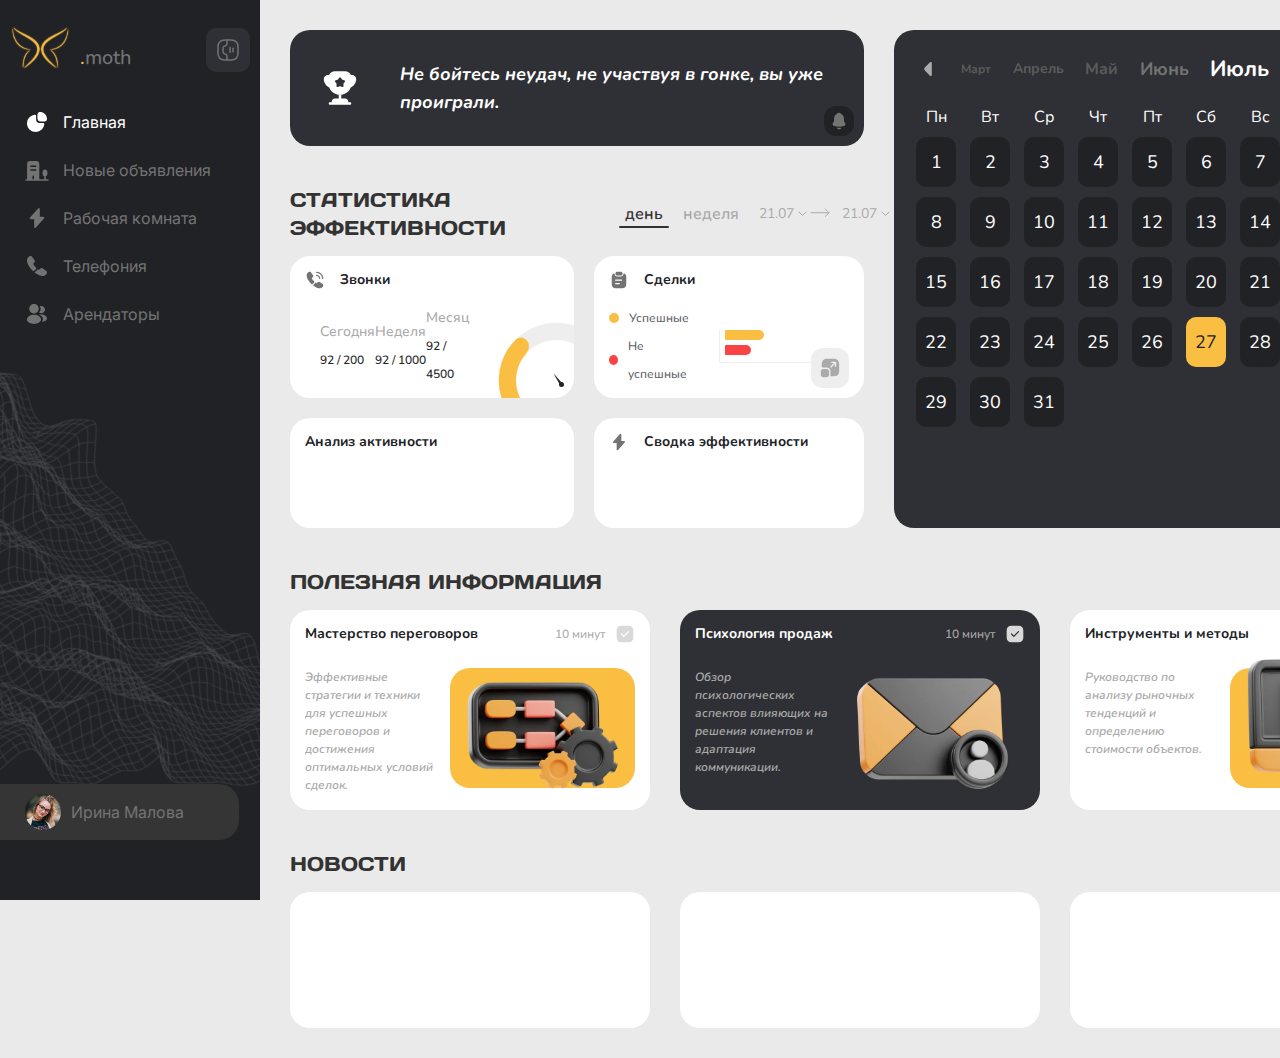
<file: index.html>
<!DOCTYPE html>
<html lang="en">

<head>
  <meta charset="UTF-8">
  <meta name="viewport" content="width=device-width, initial-scale=1.0">
  <link rel="stylesheet" href="https://cdn.jsdelivr.net/npm/swiper@11/swiper-bundle.min.css"/>
  <link rel="stylesheet" href="css/style.css">
  <script defer src="js/script.js"></script>
  <script defer src="js/slider.js"></script>
  <title>Moth</title>
</head>

<body>
  <nav id="nav" class="nav">
    <div class="nav__decor"></div>
    <div class="nav__top">
      <div class="nav__logo">
        <img src="./img/logo.svg" alt="" class="nav__logo-img">
        <p class="nav__logo-text"><span class="nav__logo-span">.</span>moth</p>
      </div>
      <button id="nav-btn" class="nav__btn">
        <img src="./img/direct.svg" alt="" class="nav__btn-icon">
      </button>
    </div>
    <ul class="nav__list">
      <li class="nav__item">
        <a href="index.html" class="nav__link nav__link--active">
          <svg width="24" height="24" viewBox="0 0 24 24" fill="none" xmlns="http://www.w3.org/2000/svg">
            <path
              d="M21.6702 6.94978C21.0302 4.77978 19.2202 2.96978 17.0502 2.32978C15.4002 1.84978 14.2602 1.88978 13.4702 2.47978C12.5202 3.18978 12.4102 4.46978 12.4102 5.37978V7.86978C12.4102 10.3298 13.5302 11.5798 15.7302 11.5798H18.6002C19.5002 11.5798 20.7902 11.4698 21.5002 10.5198C22.1102 9.73978 22.1602 8.59978 21.6702 6.94978Z"
              fill="#737373" />
            <path
              d="M18.9099 13.3598C18.6499 13.0598 18.2699 12.8898 17.8799 12.8898H14.2999C12.5399 12.8898 11.1099 11.4598 11.1099 9.69978V6.11978C11.1099 5.72978 10.9399 5.34978 10.6399 5.08978C10.3499 4.82978 9.9499 4.70978 9.5699 4.75978C7.2199 5.05978 5.0599 6.34978 3.6499 8.28978C2.2299 10.2398 1.7099 12.6198 2.1599 14.9998C2.8099 18.4398 5.5599 21.1898 9.0099 21.8398C9.5599 21.9498 10.1099 21.9998 10.6599 21.9998C12.4699 21.9998 14.2199 21.4398 15.7099 20.3498C17.6499 18.9398 18.9399 16.7798 19.2399 14.4298C19.2899 14.0398 19.1699 13.6498 18.9099 13.3598Z"
              fill="#737373" />
          </svg>
          <span class="nav__link-span">Главная</span>
        </a>
      </li>
      <li class="nav__item">
        <a href="listings.html" class="nav__link">
          <svg width="24" height="24" viewBox="0 0 24 24" fill="none" xmlns="http://www.w3.org/2000/svg">
            <path
              d="M11.3201 3H5.0901C3.1001 3 2.1001 4.01 2.1001 6.02V22H7.5001V18.25C7.5001 17.84 7.8401 17.5 8.2501 17.5C8.6601 17.5 9.0001 17.83 9.0001 18.25V22H14.3001V6.02C14.3001 4.01 13.3101 3 11.3201 3ZM10.7501 12.75H5.8001C5.3901 12.75 5.0501 12.41 5.0501 12C5.0501 11.59 5.3901 11.25 5.8001 11.25H10.7501C11.1601 11.25 11.5001 11.59 11.5001 12C11.5001 12.41 11.1601 12.75 10.7501 12.75ZM10.7501 9H5.8001C5.3901 9 5.0501 8.66 5.0501 8.25C5.0501 7.84 5.3901 7.5 5.8001 7.5H10.7501C11.1601 7.5 11.5001 7.84 11.5001 8.25C11.5001 8.66 11.1601 9 10.7501 9Z"
              fill="#737373" />
            <path
              d="M23 21.25H20.73V18.25C21.68 17.94 22.37 17.05 22.37 16V14C22.37 12.69 21.3 11.62 19.99 11.62C18.68 11.62 17.61 12.69 17.61 14V16C17.61 17.04 18.29 17.92 19.22 18.24V21.25H1C0.59 21.25 0.25 21.59 0.25 22C0.25 22.41 0.59 22.75 1 22.75H19.93C19.95 22.75 19.96 22.76 19.98 22.76C20 22.76 20.01 22.75 20.03 22.75H23C23.41 22.75 23.75 22.41 23.75 22C23.75 21.59 23.41 21.25 23 21.25Z"
              fill="#737373" />
          </svg>
          <span class="nav__link-span">Новые объявления</span>
        </a>
      </li>
      <li class="nav__item">
        <a href="room.html" class="nav__link">
          <svg width="24" height="24" viewBox="0 0 24 24" fill="none" xmlns="http://www.w3.org/2000/svg">
            <path
              d="M17.91 10.7198H14.82V3.51978C14.82 1.83978 13.91 1.49978 12.8 2.75978L12 3.66978L5.23001 11.3698C4.30001 12.4198 4.69001 13.2798 6.09001 13.2798H9.18001V20.4798C9.18001 22.1598 10.09 22.4998 11.2 21.2398L12 20.3298L18.77 12.6298C19.7 11.5798 19.31 10.7198 17.91 10.7198Z"
              fill="#737373" />
          </svg>
          <span class="nav__link-span">Рабочая комната</span>
        </a>
      </li>
      <li class="nav__item">
        <a href="#" class="nav__link">
          <svg width="24" height="24" viewBox="0 0 24 24" fill="none" xmlns="http://www.w3.org/2000/svg">
            <path
              d="M11.05 14.95L9.2 16.8C8.81 17.19 8.19 17.19 7.79 16.81C7.68 16.7 7.57 16.6 7.46 16.49C6.43 15.45 5.5 14.36 4.67 13.22C3.85 12.08 3.19 10.94 2.71 9.81C2.24 8.67 2 7.58 2 6.54C2 5.86 2.12 5.21 2.36 4.61C2.6 4 2.98 3.44 3.51 2.94C4.15 2.31 4.85 2 5.59 2C5.87 2 6.15 2.06 6.4 2.18C6.66 2.3 6.89 2.48 7.07 2.74L9.39 6.01C9.57 6.26 9.7 6.49 9.79 6.71C9.88 6.92 9.93 7.13 9.93 7.32C9.93 7.56 9.86 7.8 9.72 8.03C9.59 8.26 9.4 8.5 9.16 8.74L8.4 9.53C8.29 9.64 8.24 9.77 8.24 9.93C8.24 10.01 8.25 10.08 8.27 10.16C8.3 10.24 8.33 10.3 8.35 10.36C8.53 10.69 8.84 11.12 9.28 11.64C9.73 12.16 10.21 12.69 10.73 13.22C10.83 13.32 10.94 13.42 11.04 13.52C11.44 13.91 11.45 14.55 11.05 14.95Z"
              fill="#737373" />
            <path
              d="M21.9701 18.33C21.9701 18.61 21.9201 18.9 21.8201 19.18C21.7901 19.26 21.7601 19.34 21.7201 19.42C21.5501 19.78 21.3301 20.12 21.0401 20.44C20.5501 20.98 20.0101 21.37 19.4001 21.62C19.3901 21.62 19.3801 21.63 19.3701 21.63C18.7801 21.87 18.1401 22 17.4501 22C16.4301 22 15.3401 21.76 14.1901 21.27C13.0401 20.78 11.8901 20.12 10.7501 19.29C10.3601 19 9.9701 18.71 9.6001 18.4L12.8701 15.13C13.1501 15.34 13.4001 15.5 13.6101 15.61C13.6601 15.63 13.7201 15.66 13.7901 15.69C13.8701 15.72 13.9501 15.73 14.0401 15.73C14.2101 15.73 14.3401 15.67 14.4501 15.56L15.2101 14.81C15.4601 14.56 15.7001 14.37 15.9301 14.25C16.1601 14.11 16.3901 14.04 16.6401 14.04C16.8301 14.04 17.0301 14.08 17.2501 14.17C17.4701 14.26 17.7001 14.39 17.9501 14.56L21.2601 16.91C21.5201 17.09 21.7001 17.3 21.8101 17.55C21.9101 17.8 21.9701 18.05 21.9701 18.33Z"
              fill="#737373" />
          </svg>
          <span class="nav__link-span">Телефония</span>
        </a>
      </li>
      <li class="nav__item">
        <a href="#" class="nav__link">
          <svg width="24" height="24" viewBox="0 0 24 24" fill="none" xmlns="http://www.w3.org/2000/svg">
            <path
              d="M9 2C6.38 2 4.25 4.13 4.25 6.75C4.25 9.32 6.26 11.4 8.88 11.49C8.96 11.48 9.04 11.48 9.1 11.49C9.12 11.49 9.13 11.49 9.15 11.49C9.16 11.49 9.16 11.49 9.17 11.49C11.73 11.4 13.74 9.32 13.75 6.75C13.75 4.13 11.62 2 9 2Z"
              fill="#737373" />
            <path
              d="M14.08 14.15C11.29 12.29 6.73996 12.29 3.92996 14.15C2.65996 15 1.95996 16.15 1.95996 17.38C1.95996 18.61 2.65996 19.75 3.91996 20.59C5.31996 21.53 7.15996 22 8.99996 22C10.84 22 12.68 21.53 14.08 20.59C15.34 19.74 16.04 18.6 16.04 17.36C16.03 16.13 15.34 14.99 14.08 14.15Z"
              fill="#737373" />
            <path
              d="M19.9899 7.33998C20.1499 9.27998 18.7699 10.98 16.8599 11.21C16.8499 11.21 16.8499 11.21 16.8399 11.21H16.8099C16.7499 11.21 16.6899 11.21 16.6399 11.23C15.6699 11.28 14.7799 10.97 14.1099 10.4C15.1399 9.47998 15.7299 8.09998 15.6099 6.59998C15.5399 5.78998 15.2599 5.04998 14.8399 4.41998C15.2199 4.22998 15.6599 4.10998 16.1099 4.06998C18.0699 3.89998 19.8199 5.35998 19.9899 7.33998Z"
              fill="#737373" />
            <path
              d="M21.9902 16.59C21.9102 17.56 21.2902 18.4 20.2502 18.97C19.2502 19.52 17.9902 19.78 16.7402 19.75C17.4602 19.1 17.8802 18.29 17.9602 17.43C18.0602 16.19 17.4702 15 16.2902 14.05C15.6202 13.52 14.8402 13.1 13.9902 12.79C16.2002 12.15 18.9802 12.58 20.6902 13.96C21.6102 14.7 22.0802 15.63 21.9902 16.59Z"
              fill="#737373" />
          </svg>
          <span class="nav__link-span">Арендаторы</span>
        </a>
      </li>
    </ul>

    <a href="#" class="nav__user">
      <div class="nav__user-img">
        <img src="./img/user.png" alt="">
      </div>
      <p class="nav__user-name">Ирина Малова</p>
    </a>

  </nav>

  <div class="wrapper" id="wrapper">
    <main class="main">
      <section class="dashboard">
        <div class="container">
          <div class="dashboard__main">
            <div class="dashboard__stats">
              <div class="dashboard__banner">
                <img src="./img/cup.svg" alt="cup" class="dashboard__banner-img">
                <p class="dashboard__banner-text">Не бойтесь неудач, не участвуя в гонке, вы уже проиграли.</p>
                <a href="#" class="dashboard__banner-btn"><img src="./img/notification.svg" alt="notification"
                    class="dashboard__banner-icon"></a>
              </div>
              <div class="dashboard__top">
                <h2 class="title">Статистика эффективности</h2>
                <div class="dashboard__date">
                  <button class="dashboard__date-btn dashboard__date-btn--active">
                    день
                    <span class="dashboard__date-decor"></span>
                  </button>
                  <button class="dashboard__date-btn">
                    неделя
                    <span class="dashboard__date-decor"></span>
                  </button>
                  <div class="dashboard__date-selects">
                    <button class="dashboard__date-select">
                      <span>21.07</span>
                      <img class="dashboard__date-select-icon" src="img/select-chevron.svg" alt="">
                    </button>
                    <img src="img/arrow.svg" alt="" class="dashboard__date-icon">
                    <button class="dashboard__date-select">
                      <span>21.07</span>
                      <img class="dashboard__date-select-icon" src="img/select-chevron.svg" alt="">
                    </button>
                  </div>
                </div>
              </div>
              <div class="dashboard__cards">
                <div class="dashboard__card dashboard__card--modified">
                  <div class="dashboard__card-top">
                    <img src="img/phone.svg" alt="phone" class="dashboard__card-icon">
                    <h3 class="dashboard__card-title">Звонки</h3>
                  </div>
                  <div class="dashboard__card-items">
                    <div class="dashboard__card-item">
                      <p class="dashboard__card-item-text">Сегодня</p>
                      <p class="dashboard__card-item-value">92 / 200</p>
                    </div>
                    <div class="dashboard__card-item">
                      <p class="dashboard__card-item-text">Неделя</p>
                      <p class="dashboard__card-item-value">92 / 1000</p>
                    </div>
                    <div class="dashboard__card-item">
                      <p class="dashboard__card-item-text">Месяц</p>
                      <p class="dashboard__card-item-value">92 / 4500</p>
                    </div>
                  </div>
                  <img src="img/clock-decor.svg" alt="" class="dashboard__card-decor">
                </div>
                <div class="dashboard__card">
                  <div class="dashboard__card-top">
                    <img src="img/clipboard.svg" alt="phone" class="dashboard__card-icon">
                    <h3 class="dashboard__card-title">Сделки</h3>
                  </div>
                  <div class="dashboard__card-main">
                    <div class="dashboard__card-deals">
                      <ul class="dashboard__card-deals-list">
                        <li class="dashboard__card-deals-item">
                          <span class="dashboard__card-deals-decor dashboard__card-deals-decor--success"></span>
                          <span>Успешные</span>
                        </li>
                        <li class="dashboard__card-deals-item">
                          <span class="dashboard__card-deals-decor dashboard__card-deals-decor--fail"></span>
                          <span>Не успешные</span>
                        </li>
                      </ul>
                      <div class="dashboard__card-deals-chart">
                        <span class="dashboard__card-deals-line dashboard__card-deals-line--success"></span>
                        <span class="dashboard__card-deals-line dashboard__card-deals-line--fail"></span>
                      </div>
                    </div>
                    <button class="dashboard__card-btn">
                      <img src="img/maximize.svg" alt="">
                    </button>
                  </div>
                </div>
                <div class="dashboard__card">
                  <div class="dashboard__card-top">
                    <h3 class="dashboard__card-title">Анализ активности</h3>
                  </div>
                </div>
                <div class="dashboard__card">
                  <div class="dashboard__card-top">
                    <img src="img/flash.svg" alt="phone" class="dashboard__card-icon">
                    <h3 class="dashboard__card-title">Сводка эффективности</h3>
                  </div>
                </div>
              </div>
            </div>
            <div class="calendar">
              <div class="calendar__months">
                <button class="calendar__months-btn"><img src="img/calendar-decor.svg" alt=""></button>
                <button class="calendar__month calendar__month--xs">Март</button>
                <button class="calendar__month calendar__month--sm">Апрель</button>
                <button class="calendar__month calendar__month--base">Май</button>
                <button class="calendar__month calendar__month--lg">Июнь</button>
                <button class="calendar__month">Июль</button>
              </div>
              <div class="calendar__weekdays">
                <div class="calendar__weekday">Пн</div>
                <div class="calendar__weekday">Вт</div>
                <div class="calendar__weekday">Ср</div>
                <div class="calendar__weekday">Чт</div>
                <div class="calendar__weekday">Пт</div>
                <div class="calendar__weekday">Сб</div>
                <div class="calendar__weekday">Вс</div>
              </div>
              <div class="calendar__days">
                <div class="calendar__day">1</div>
                <div class="calendar__day">2</div>
                <div class="calendar__day">3</div>
                <div class="calendar__day">4</div>
                <div class="calendar__day">5</div>
                <div class="calendar__day">6</div>
                <div class="calendar__day">7</div>
                <div class="calendar__day">8</div>
                <div class="calendar__day">9</div>
                <div class="calendar__day">10</div>
                <div class="calendar__day">11</div>
                <div class="calendar__day">12</div>
                <div class="calendar__day">13</div>
                <div class="calendar__day">14</div>
                <div class="calendar__day">15</div>
                <div class="calendar__day">16</div>
                <div class="calendar__day">17</div>
                <div class="calendar__day">18</div>
                <div class="calendar__day">19</div>
                <div class="calendar__day">20</div>
                <div class="calendar__day">21</div>
                <div class="calendar__day">22</div>
                <div class="calendar__day">23</div>
                <div class="calendar__day">24</div>
                <div class="calendar__day">25</div>
                <div class="calendar__day">26</div>
                <div class="calendar__day calendar__day--active">27</div>
                <div class="calendar__day">28</div>
                <div class="calendar__day">29</div>
                <div class="calendar__day">30</div>
                <div class="calendar__day">31</div>
              </div>
            </div>
          </div>
        </div>
      </section>
      <section class="info">
        <div class="container info__container">
          <h2 class="info__title title">Полезная информация</h2>
          <div class="swiper info__slider">
            <div class="swiper-wrapper">
              <div class="swiper-slide info__slider-slide">
                <div class="info__card">
                  <div class="info__card-top">
                    <h3 class="info__card-title">Мастерство переговоров</h3>
                    <div class="info__card-status">
                      <p class="info__card-status-text">10 минут</p>
                      <img src="img/tick-decor.svg" alt="" class="info__card-status-icon">
                    </div>
                  </div>
                  <div class="info__card-main">
                    <p class="info__card-text">Эффективные стратегии и техники для успешных переговоров и достижения оптимальных условий сделок.</p>
                    <div class="info__card-img-box">
                      <img src="img/gears.png" alt="" class="info__card-img">
                    </div>
                  </div>
                </div>
              </div>
              <div class="swiper-slide info__slider-slide">
                <div class="info__card info__card--dark">
                  <div class="info__card-top">
                    <h3 class="info__card-title">Психология продаж</h3>
                    <div class="info__card-status">
                      <p class="info__card-status-text">10 минут</p>
                      <img src="img/tick-decor.svg" alt="" class="info__card-status-icon">
                    </div>
                  </div>
                  <div class="info__card-main">
                    <p class="info__card-text">Обзор психологических аспектов влияющих на решения клиентов и адаптация коммуникации.</p>
                    <div class="info__card-img-box">
                      <img src="img/letter.png" alt="" class="info__card-img">
                    </div>
                  </div>
                </div>
              </div>
              <div class="swiper-slide info__slider-slide">
                <div class="info__card">
                  <div class="info__card-top">
                    <h3 class="info__card-title">Инструменты и методы</h3>
                    <div class="info__card-status">
                      <p class="info__card-status-text">10 минут</p>
                      <img src="img/tick-decor.svg" alt="" class="info__card-status-icon">
                    </div>
                  </div>
                  <div class="info__card-main">
                    <p class="info__card-text">Руководство по анализу рыночных тенденций и определению стоимости объектов.</p>
                    <div class="info__card-img-box">
                      <img src="img/monitor.png" alt="" class="info__card-img">
                    </div>
                  </div>
                </div>
              </div>
              <div class="swiper-slide info__slider-slide">
                <div class="info__card info__card--dark">
                  <div class="info__card-top">
                    <h3 class="info__card-title">Секреты сервиса</h3>
                    <div class="info__card-status">
                      <p class="info__card-status-text">10 минут</p>
                      <img src="img/tick-decor.svg" alt="" class="info__card-status-icon">
                    </div>
                  </div>
                  <div class="info__card-main">
                    <p class="info__card-text">Методы предоставления высококачественного сервиса для удержания клиентов.</p>
                    <div class="info__card-img-box">
                      <img src="img/calendar.png" alt="" class="info__card-img">
                    </div>
                  </div>
                </div>
              </div>
            </div>
          </div>
        </div>
      </section>
      <section class="news">
        <div class="container news__container">
          <h2 class="news__title title">Новости</h2>
          <div class="swiper news__slider">
            <div class="swiper-wrapper">
              <div class="swiper-slide news__slider-slide">
                <div class="news__card"></div>
              </div>
              <div class="swiper-slide news__slider-slide">
                <div class="news__card"></div>
              </div>
              <div class="swiper-slide news__slider-slide">
                <div class="news__card"></div>
              </div>
              <div class="swiper-slide news__slider-slide">
                <div class="news__card"></div>
              </div>
            </div>
          </div>
        </div>
      </section>
    </main>
  </div>

  <script src="https://cdn.jsdelivr.net/npm/swiper@11/swiper-bundle.min.js"></script>
</body>

</html>
</file>
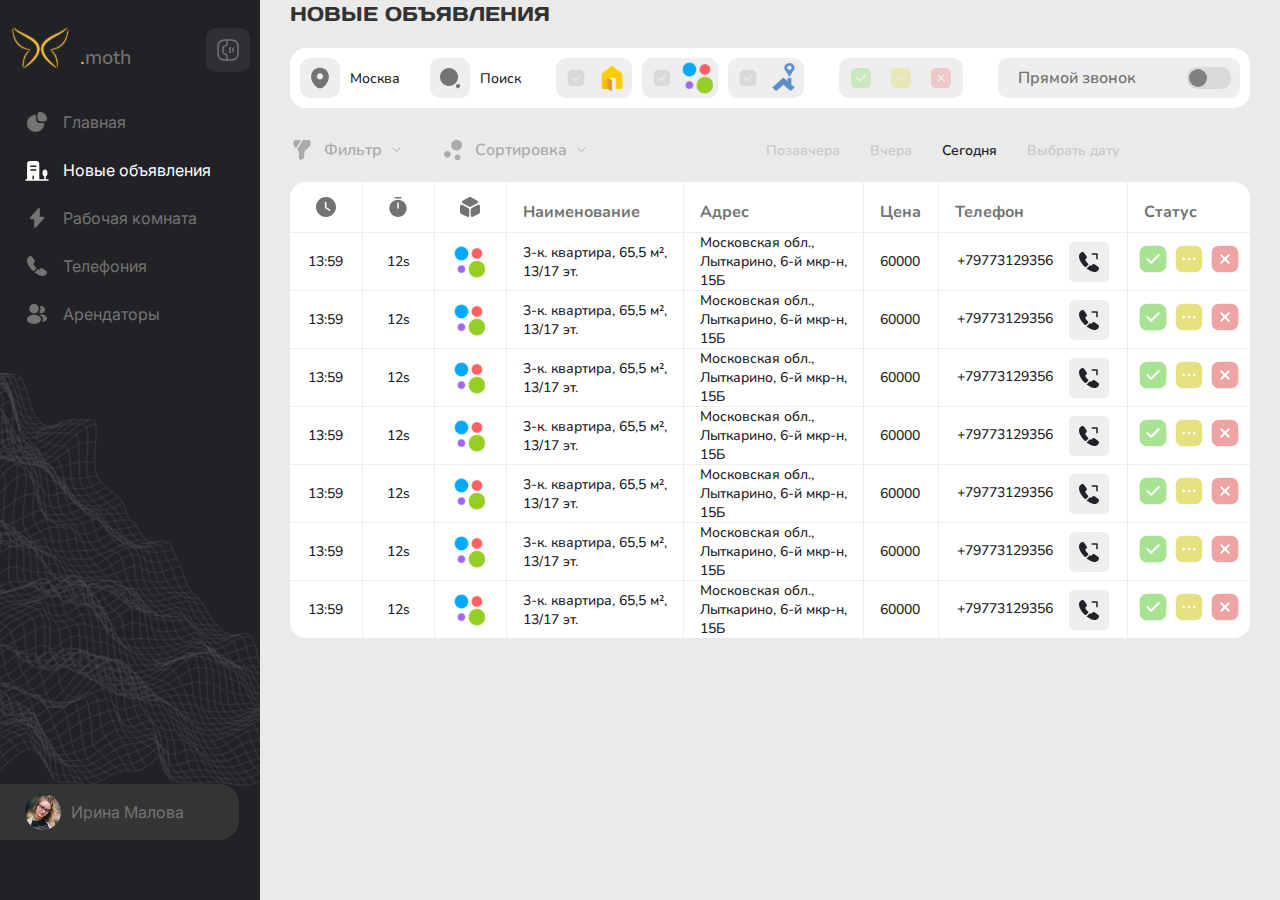
<file: listings.html>
<!DOCTYPE html>
<html lang="en">
<head>
  <meta charset="UTF-8">
  <meta name="viewport" content="width=device-width, initial-scale=1.0">
  <link rel="stylesheet" href="css/style.css">
  <script defer src="js/script.js"></script>
  <script defer src="js/popup.js"></script>
  <title>Moth</title>
</head>
<body>
  <nav id="nav" class="nav">
    <div class="nav__decor"></div>
    <div class="nav__top">
      <div class="nav__logo">
        <img src="./img/logo.svg" alt="" class="nav__logo-img">
        <p class="nav__logo-text"><span class="nav__logo-span">.</span>moth</p>
      </div>
      <button id="nav-btn" class="nav__btn">
        <img src="./img/direct.svg" alt="" class="nav__btn-icon">
      </button>
    </div>
    <ul class="nav__list">
      <li class="nav__item">
        <a href="index.html" class="nav__link">
          <svg width="24" height="24" viewBox="0 0 24 24" fill="none" xmlns="http://www.w3.org/2000/svg">
            <path d="M21.6702 6.94978C21.0302 4.77978 19.2202 2.96978 17.0502 2.32978C15.4002 1.84978 14.2602 1.88978 13.4702 2.47978C12.5202 3.18978 12.4102 4.46978 12.4102 5.37978V7.86978C12.4102 10.3298 13.5302 11.5798 15.7302 11.5798H18.6002C19.5002 11.5798 20.7902 11.4698 21.5002 10.5198C22.1102 9.73978 22.1602 8.59978 21.6702 6.94978Z" fill="#737373"/>
            <path d="M18.9099 13.3598C18.6499 13.0598 18.2699 12.8898 17.8799 12.8898H14.2999C12.5399 12.8898 11.1099 11.4598 11.1099 9.69978V6.11978C11.1099 5.72978 10.9399 5.34978 10.6399 5.08978C10.3499 4.82978 9.9499 4.70978 9.5699 4.75978C7.2199 5.05978 5.0599 6.34978 3.6499 8.28978C2.2299 10.2398 1.7099 12.6198 2.1599 14.9998C2.8099 18.4398 5.5599 21.1898 9.0099 21.8398C9.5599 21.9498 10.1099 21.9998 10.6599 21.9998C12.4699 21.9998 14.2199 21.4398 15.7099 20.3498C17.6499 18.9398 18.9399 16.7798 19.2399 14.4298C19.2899 14.0398 19.1699 13.6498 18.9099 13.3598Z" fill="#737373"/>
          </svg>
          <span class="nav__link-span">Главная</span>
        </a>
      </li>
      <li class="nav__item">
        <a href="listings.html" class="nav__link nav__link--active">
          <svg width="24" height="24" viewBox="0 0 24 24" fill="none" xmlns="http://www.w3.org/2000/svg">
            <path d="M11.3201 3H5.0901C3.1001 3 2.1001 4.01 2.1001 6.02V22H7.5001V18.25C7.5001 17.84 7.8401 17.5 8.2501 17.5C8.6601 17.5 9.0001 17.83 9.0001 18.25V22H14.3001V6.02C14.3001 4.01 13.3101 3 11.3201 3ZM10.7501 12.75H5.8001C5.3901 12.75 5.0501 12.41 5.0501 12C5.0501 11.59 5.3901 11.25 5.8001 11.25H10.7501C11.1601 11.25 11.5001 11.59 11.5001 12C11.5001 12.41 11.1601 12.75 10.7501 12.75ZM10.7501 9H5.8001C5.3901 9 5.0501 8.66 5.0501 8.25C5.0501 7.84 5.3901 7.5 5.8001 7.5H10.7501C11.1601 7.5 11.5001 7.84 11.5001 8.25C11.5001 8.66 11.1601 9 10.7501 9Z" fill="#737373"/>
            <path d="M23 21.25H20.73V18.25C21.68 17.94 22.37 17.05 22.37 16V14C22.37 12.69 21.3 11.62 19.99 11.62C18.68 11.62 17.61 12.69 17.61 14V16C17.61 17.04 18.29 17.92 19.22 18.24V21.25H1C0.59 21.25 0.25 21.59 0.25 22C0.25 22.41 0.59 22.75 1 22.75H19.93C19.95 22.75 19.96 22.76 19.98 22.76C20 22.76 20.01 22.75 20.03 22.75H23C23.41 22.75 23.75 22.41 23.75 22C23.75 21.59 23.41 21.25 23 21.25Z" fill="#737373"/>
          </svg>
          <span class="nav__link-span">Новые объявления</span>
        </a>
      </li>
      <li class="nav__item">
        <a href="room.html" class="nav__link">
          <svg width="24" height="24" viewBox="0 0 24 24" fill="none" xmlns="http://www.w3.org/2000/svg">
            <path d="M17.91 10.7198H14.82V3.51978C14.82 1.83978 13.91 1.49978 12.8 2.75978L12 3.66978L5.23001 11.3698C4.30001 12.4198 4.69001 13.2798 6.09001 13.2798H9.18001V20.4798C9.18001 22.1598 10.09 22.4998 11.2 21.2398L12 20.3298L18.77 12.6298C19.7 11.5798 19.31 10.7198 17.91 10.7198Z" fill="#737373"/>
          </svg>
          <span class="nav__link-span">Рабочая комната</span>
        </a>
      </li>
      <li class="nav__item">
        <a href="#" class="nav__link">
          <svg width="24" height="24" viewBox="0 0 24 24" fill="none" xmlns="http://www.w3.org/2000/svg">
            <path d="M11.05 14.95L9.2 16.8C8.81 17.19 8.19 17.19 7.79 16.81C7.68 16.7 7.57 16.6 7.46 16.49C6.43 15.45 5.5 14.36 4.67 13.22C3.85 12.08 3.19 10.94 2.71 9.81C2.24 8.67 2 7.58 2 6.54C2 5.86 2.12 5.21 2.36 4.61C2.6 4 2.98 3.44 3.51 2.94C4.15 2.31 4.85 2 5.59 2C5.87 2 6.15 2.06 6.4 2.18C6.66 2.3 6.89 2.48 7.07 2.74L9.39 6.01C9.57 6.26 9.7 6.49 9.79 6.71C9.88 6.92 9.93 7.13 9.93 7.32C9.93 7.56 9.86 7.8 9.72 8.03C9.59 8.26 9.4 8.5 9.16 8.74L8.4 9.53C8.29 9.64 8.24 9.77 8.24 9.93C8.24 10.01 8.25 10.08 8.27 10.16C8.3 10.24 8.33 10.3 8.35 10.36C8.53 10.69 8.84 11.12 9.28 11.64C9.73 12.16 10.21 12.69 10.73 13.22C10.83 13.32 10.94 13.42 11.04 13.52C11.44 13.91 11.45 14.55 11.05 14.95Z" fill="#737373"/>
            <path d="M21.9701 18.33C21.9701 18.61 21.9201 18.9 21.8201 19.18C21.7901 19.26 21.7601 19.34 21.7201 19.42C21.5501 19.78 21.3301 20.12 21.0401 20.44C20.5501 20.98 20.0101 21.37 19.4001 21.62C19.3901 21.62 19.3801 21.63 19.3701 21.63C18.7801 21.87 18.1401 22 17.4501 22C16.4301 22 15.3401 21.76 14.1901 21.27C13.0401 20.78 11.8901 20.12 10.7501 19.29C10.3601 19 9.9701 18.71 9.6001 18.4L12.8701 15.13C13.1501 15.34 13.4001 15.5 13.6101 15.61C13.6601 15.63 13.7201 15.66 13.7901 15.69C13.8701 15.72 13.9501 15.73 14.0401 15.73C14.2101 15.73 14.3401 15.67 14.4501 15.56L15.2101 14.81C15.4601 14.56 15.7001 14.37 15.9301 14.25C16.1601 14.11 16.3901 14.04 16.6401 14.04C16.8301 14.04 17.0301 14.08 17.2501 14.17C17.4701 14.26 17.7001 14.39 17.9501 14.56L21.2601 16.91C21.5201 17.09 21.7001 17.3 21.8101 17.55C21.9101 17.8 21.9701 18.05 21.9701 18.33Z" fill="#737373"/>
          </svg>
          <span class="nav__link-span">Телефония</span>
        </a>
      </li>
      <li class="nav__item">
        <a href="#" class="nav__link">
          <svg width="24" height="24" viewBox="0 0 24 24" fill="none" xmlns="http://www.w3.org/2000/svg">
            <path d="M9 2C6.38 2 4.25 4.13 4.25 6.75C4.25 9.32 6.26 11.4 8.88 11.49C8.96 11.48 9.04 11.48 9.1 11.49C9.12 11.49 9.13 11.49 9.15 11.49C9.16 11.49 9.16 11.49 9.17 11.49C11.73 11.4 13.74 9.32 13.75 6.75C13.75 4.13 11.62 2 9 2Z" fill="#737373"/>
            <path d="M14.08 14.15C11.29 12.29 6.73996 12.29 3.92996 14.15C2.65996 15 1.95996 16.15 1.95996 17.38C1.95996 18.61 2.65996 19.75 3.91996 20.59C5.31996 21.53 7.15996 22 8.99996 22C10.84 22 12.68 21.53 14.08 20.59C15.34 19.74 16.04 18.6 16.04 17.36C16.03 16.13 15.34 14.99 14.08 14.15Z" fill="#737373"/>
            <path d="M19.9899 7.33998C20.1499 9.27998 18.7699 10.98 16.8599 11.21C16.8499 11.21 16.8499 11.21 16.8399 11.21H16.8099C16.7499 11.21 16.6899 11.21 16.6399 11.23C15.6699 11.28 14.7799 10.97 14.1099 10.4C15.1399 9.47998 15.7299 8.09998 15.6099 6.59998C15.5399 5.78998 15.2599 5.04998 14.8399 4.41998C15.2199 4.22998 15.6599 4.10998 16.1099 4.06998C18.0699 3.89998 19.8199 5.35998 19.9899 7.33998Z" fill="#737373"/>
            <path d="M21.9902 16.59C21.9102 17.56 21.2902 18.4 20.2502 18.97C19.2502 19.52 17.9902 19.78 16.7402 19.75C17.4602 19.1 17.8802 18.29 17.9602 17.43C18.0602 16.19 17.4702 15 16.2902 14.05C15.6202 13.52 14.8402 13.1 13.9902 12.79C16.2002 12.15 18.9802 12.58 20.6902 13.96C21.6102 14.7 22.0802 15.63 21.9902 16.59Z" fill="#737373"/>
          </svg>
          <span class="nav__link-span">Арендаторы</span>
        </a>
      </li>
    </ul>

    <a href="#" class="nav__user">
      <div class="nav__user-img">
        <img src="./img/user.png" alt="">
      </div>
      <p class="nav__user-name">Ирина Малова</p>
    </a>

  </nav>

  <div class="wrapper" id="wrapper">
    <main class="main">
      <section class="list">
        <div class="container">
          <h1 class="list__title title">Новые объявления</h1>
          <div class="list__panel">
            <div class="list__actions">
              <a href="#" class="list__action">
                <div class="list__action-icon"><img src="img/location.svg" alt=""></div>
                <span class="list__action-text">Москва</span>
              </a>
              <a href="#" class="list__action">
                <div class="list__action-icon"><img src="img/search.svg" alt=""></div>
                <span class="list__action-text">Поиск</span>
              </a>
            </div>
            <div class="list__types">
              <div class="list__type">
                <label class="checkgroup">
                  <input class="checkbox" type="checkbox">
                  <span class="list__type-checkmark"></span>
                </label>
                <img src="img/paper-home.svg" alt="" class="list__type-img">
              </div>
              <div class="list__type">
                <label class="checkgroup">
                  <input class="checkbox" type="checkbox">
                  <span class="list__type-checkmark"></span>
                </label>
                <img src="img/avito.svg" alt="" class="list__type-img">
              </div>
              <div class="list__type">
                <label class="checkgroup">
                  <input class="checkbox" type="checkbox">
                  <span class="list__type-checkmark"></span>
                </label>
                <img src="img/cian.svg" alt="" class="list__type-img">
              </div>
            </div>
            <div class="list__status">
              <label class="checkgroup">
                <input class="checkbox" type="checkbox">
                <span class="list__status-checkmark"></span>
              </label>
              <label class="checkgroup">
                <input class="checkbox" type="checkbox">
                <span class="list__status-checkmark list__status-checkmark--pending"></span>
              </label>
              <label class="checkgroup">
                <input class="checkbox" type="checkbox">
                <span class="list__status-checkmark list__status-checkmark--fail"></span>
              </label>
            </div>
            <div class="list__box">
              <p class="list__box-text">Прямой звонок</p>
              <label class="toggle-label" for="toggle">
                <input type="checkbox" id="toggle" class="toggle-input"></input>
                <div class="toggle-switch"></div>
              </label>
            </div>
          </div>
          <div class="list__filter">
            <div class="list__filter-action">
              <button class="list__filter-btn">
                <img src="img/filter.svg" alt="" class="list__filter-icon">
                Фильтр
                <img src="img/chevron.svg" alt="" class="list__filter-chevron">
              </button>
              <button class="list__filter-btn">
                <img src="img/bubble.svg" alt="" class="list__filter-icon">
                Сортировка
                <img src="img/chevron.svg" alt="" class="list__filter-chevron">
              </button>
            </div>
            <div class="list__filter-dates">
              <a href="#" class="list__filter-date">Позавчера</a>
              <a href="#" class="list__filter-date">Вчера</a>
              <a href="#" class="list__filter-date list__filter-date--active">Сегодня</a>
              <a href="#" class="list__filter-date">Выбрать дату</a>
            </div>
          </div>
          <table class="table">
            <thead>
              <tr>
                <th class="table__icon"><img src="img/clock.svg" alt=""></th>
                <th class="table__icon"><img src="img/timer.svg" alt=""></th>
                <th class="table__icon"><img src="img/cube.svg" alt=""></th>
                <th class="table__head">Наименование</th>
                <th class="table__head">Адрес</th>
                <th class="table__head">Цена</th>
                <th class="table__head">Телефон</th>
                <th class="table__head">Статус</th>
              </tr>
            </thead>
            <tbody>
              <tr class="table__data">
                <td class="table__single">13:59</td>
                <td class="table__single">12s</td>
                <td class="table__single"><img src="img/avito.svg" alt=""></td>
                <td class="table__text">3-к. квартира, 65,5 м², 13/17 эт.</td>
                <td class="table__text">Московская обл., Лыткарино, 6-й мкр-н, 15Б</td>
                <td class="table__text">60000</td>
                <td class="table__phone">+79773129356 <img src="img/call.svg" alt=""></td>
                <td class="table__status">
                  <img src="img/success.svg" alt="">
                  <img src="img/pending.svg" alt="">
                  <img src="img/fail.svg" alt="">
                </td>
              </tr>
              <tr class="table__data">
                <td class="table__single">13:59</td>
                <td class="table__single">12s</td>
                <td class="table__single"><img src="img/avito.svg" alt=""></td>
                <td class="table__text">3-к. квартира, 65,5 м², 13/17 эт.</td>
                <td class="table__text">Московская обл., Лыткарино, 6-й мкр-н, 15Б</td>
                <td class="table__text">60000</td>
                <td class="table__phone">+79773129356 <img src="img/call.svg" alt=""></td>
                <td class="table__status">
                  <img src="img/success.svg" alt="">
                  <img src="img/pending.svg" alt="">
                  <img src="img/fail.svg" alt="">
                </td>
              </tr>
              <tr class="table__data">
                <td class="table__single">13:59</td>
                <td class="table__single">12s</td>
                <td class="table__single"><img src="img/avito.svg" alt=""></td>
                <td class="table__text">3-к. квартира, 65,5 м², 13/17 эт.</td>
                <td class="table__text">Московская обл., Лыткарино, 6-й мкр-н, 15Б</td>
                <td class="table__text">60000</td>
                <td class="table__phone">+79773129356 <img src="img/call.svg" alt=""></td>
                <td class="table__status">
                  <img src="img/success.svg" alt="">
                  <img src="img/pending.svg" alt="">
                  <img src="img/fail.svg" alt="">
                </td>
              </tr>
              <tr class="table__data">
                <td class="table__single">13:59</td>
                <td class="table__single">12s</td>
                <td class="table__single"><img src="img/avito.svg" alt=""></td>
                <td class="table__text">3-к. квартира, 65,5 м², 13/17 эт.</td>
                <td class="table__text">Московская обл., Лыткарино, 6-й мкр-н, 15Б</td>
                <td class="table__text">60000</td>
                <td class="table__phone">+79773129356 <img src="img/call.svg" alt=""></td>
                <td class="table__status">
                  <img src="img/success.svg" alt="">
                  <img src="img/pending.svg" alt="">
                  <img src="img/fail.svg" alt="">
                </td>
              </tr>
              <tr class="table__data">
                <td class="table__single">13:59</td>
                <td class="table__single">12s</td>
                <td class="table__single"><img src="img/avito.svg" alt=""></td>
                <td class="table__text">3-к. квартира, 65,5 м², 13/17 эт.</td>
                <td class="table__text">Московская обл., Лыткарино, 6-й мкр-н, 15Б</td>
                <td class="table__text">60000</td>
                <td class="table__phone">+79773129356 <img src="img/call.svg" alt=""></td>
                <td class="table__status">
                  <img src="img/success.svg" alt="">
                  <img src="img/pending.svg" alt="">
                  <img src="img/fail.svg" alt="">
                </td>
              </tr>
              <tr class="table__data">
                <td class="table__single">13:59</td>
                <td class="table__single">12s</td>
                <td class="table__single"><img src="img/avito.svg" alt=""></td>
                <td class="table__text">3-к. квартира, 65,5 м², 13/17 эт.</td>
                <td class="table__text">Московская обл., Лыткарино, 6-й мкр-н, 15Б</td>
                <td class="table__text">60000</td>
                <td class="table__phone">+79773129356 <img src="img/call.svg" alt=""></td>
                <td class="table__status">
                  <img src="img/success.svg" alt="">
                  <img src="img/pending.svg" alt="">
                  <img src="img/fail.svg" alt="">
                </td>
              </tr>
              <tr class="table__data">
                <td class="table__single">13:59</td>
                <td class="table__single">12s</td>
                <td class="table__single"><img src="img/avito.svg" alt=""></td>
                <td class="table__text">3-к. квартира, 65,5 м², 13/17 эт.</td>
                <td class="table__text">Московская обл., Лыткарино, 6-й мкр-н, 15Б</td>
                <td class="table__text">60000</td>
                <td class="table__phone">+79773129356 <img src="img/call.svg" alt=""></td>
                <td class="table__status">
                  <img src="img/success.svg" alt="">
                  <img src="img/pending.svg" alt="">
                  <img src="img/fail.svg" alt="">
                </td>
              </tr>
            </tbody>
          </table>
        </div>
      </section>
    </main>
  </div>

  <div id="popup" class="popup">
    <div class="popup__content">
      <div class="popup__top">
        <h3 class="popup__top-title">3-к. квартира, 65,5 м², 13/17 эт.</h3>
        <div class="popup__top-actions">
          <button id="bookmark-btn" class="popup__bookmark">
            <span class="popup__bookmark-icon"></span>
            <span>В избранное</span>
          </button>
          <button id="popup-close" class="popup__close">
            <img src="img/cross.svg" alt="" class="popup__close-icon">
          </button>
        </div>
      </div>
      <div class="popup__main">
        <div class="popup__object">
          <h3 class="popup__subtitle">Объект</h3>
          <dl class="popup__list">
            <div class="popup__list-item">
              <dt class="popup__list-term">Источник:</dt>
              <dd class="popup__list-details">
                <span class="popup__list-icon"><img src="img/link.svg" alt=""></span>
                <a href="#" class="popup__list-link">https://avito.ru/link1242155321</a>
              </dd>
            </div>
            <div class="popup__list-item">
              <dt class="popup__list-term">Этаж:</dt>
              <dd class="popup__list-details">
                2/10
              </dd>
            </div>
            <div class="popup__list-item">
              <dt class="popup__list-term">Цена:</dt>
              <dd class="popup__list-details">
                30000 руб.
              </dd>
            </div>
            <div class="popup__list-item">
              <dt class="popup__list-term">Адрес:</dt>
              <dd class="popup__list-details">
                Московская обл., Лыткарино, 6-й мкр-н, 15Б
              </dd>
            </div>
            <div class="popup__list-item">
              <dt class="popup__list-term">Телефон:</dt>
              <dd class="popup__list-details">
                <span class="popup__list-icon"><img src="img/call-light.svg" alt=""></span>
                <a href="#" class="popup__list-link popup__list-link--bold">+79772836478</a>
              </dd>
            </div>
          </dl>
        </div>
        <div class="popup__owner">
          <h3 class="popup__subtitle">Собственник</h3>
          <input placeholder="Имя" type="text" class="popup__input">
          <input placeholder="Телефон собственника" type="text" class="popup__input">
          <input placeholder="WhatsApp" type="text" class="popup__input">
          <textarea placeholder="Заметки" class="popup__textarea"></textarea>
        </div>
        <div class="popup__action">
          <button id="info-btn" class="popup__action-btn"><img src="img/chevron-light.svg" alt=""></button>
          <p class="popup__action-text">Запросить дополнительные данные</p>
        </div>
        <div class="popup__action">
          <button id="gallery-btn" class="popup__action-btn"><img src="img/chevron-light.svg" alt=""></button>
          <p class="popup__action-text">Запросить фото без водяных знаков</p>
        </div>
      </div>
      <div class="popup__descr-wrapper">
        <h3 class="popup__title">Данные объявления</h3>
        <p class="popup__descr">
          Свой агент есть! Сдаётся в аренду просторная 3-комнатная квартира на улице 1905 года, дом 21. Общая площадь квартиры составляет 85 кв.м, жилая площадь 60 кв.м, а площадь кухни 9 кв.м. Квартира находится на 8 этаже 18-этажного панельного дома, построенного в 2001 году. Высота потолков 2.64 метра. В квартире есть один отдельный санузел, лоджия и балкон. Окна выходят на улицу и во двор. Квартира с евроремонтом, обставлена мебелью и оснащена всей необходимой техникой, включая холодильник. Все комнаты светлые и уютные, с современным интерьером. На кухне можно комфортно разместиться для приготовления пищи и семейных обедов. В квартире можно жить с комфортом и удовольствием, наслаждаясь продуманной планировкой и качественным ремонтом. Дом находится в хорошем состоянии. В подъезде есть один пассажирский и один грузовой лифт. На территории дома предусмотрена наземная парковка, поэтому можно без проблем оставить автомобиль. Также в доме есть мусоропровод, что делает жизнь ещё удобнее. Рядом с домом находятся школы, детские сады и магазины, что делает эту квартиру идеальным вариантом для семьи. Удобное расположение позволяет быстро добраться до ключевых объектов инфраструктуры, а также воспользоваться общественным транспортом. До метро улица 1905 года 3 минуты пешком. Условия аренды: договор аренды заключается напрямую с собственником. Квартира готова к заселению, можно жить сразу после подписания договора. Приглашаем вас на просмотр квартиры! Записывайтесь на удобное для вас время и убедитесь в преимуществах этого предложения лично.
        </p>
      </div>
      <div class="popup__gallery">
        <h3 class="popup__gallery-title">Фото</h3>
        <div class="popup__gallery-items">
          <div class="popup__gallery-item">
            <img src="img/imgexample.png" alt="" class="popup__gallery-img">
          </div>
          <div class="popup__gallery-item">
            <img src="img/imgexample.png" alt="" class="popup__gallery-img">
          </div>
          <div class="popup__gallery-item">
            <img src="img/imgexample.png" alt="" class="popup__gallery-img">
          </div>
          <div class="popup__gallery-item">
            <img src="img/imgexample.png" alt="" class="popup__gallery-img">
          </div>
          <div class="popup__gallery-item">
            <img src="img/imgexample.png" alt="" class="popup__gallery-img">
          </div>
          <div class="popup__gallery-item">
            <img src="img/imgexample.png" alt="" class="popup__gallery-img">
          </div>
          <div class="popup__gallery-item">
            <img src="img/imgexample.png" alt="" class="popup__gallery-img">
          </div>
          <div class="popup__gallery-item">
            <img src="img/imgexample.png" alt="" class="popup__gallery-img">
          </div>
        </div>
      </div>
      <div class="popup__info">
        <div class="popup__about">
          <h3 class="popup__about-title">О доме</h3>
        </div>
        <div class="popup__rules">
          <h3 class="popup__rules-title">Правила</h3>
          <dl class="popup__list">
            <div class="popup__list-item">
              <dt class="popup__list-term">Оплата ЖКХ:</dt>
              <dd class="popup__list-details">
                Включена (без счетчиков)
              </dd>
            </div>
            <div class="popup__list-item">
              <dt class="popup__list-term">Залог:</dt>
              <dd class="popup__list-details">
                150000 руб.
              </dd>
            </div>
            <div class="popup__list-item">
              <dt class="popup__list-term">Комиссия:</dt>
              <dd class="popup__list-details">
                Нет
              </dd>
            </div>
            <div class="popup__list-item">
              <dt class="popup__list-term">Предоплата:</dt>
              <dd class="popup__list-details">
                1 месяц
              </dd>
            </div>
            <div class="popup__list-item">
              <dt class="popup__list-term">Срок аренды:</dt>
              <dd class="popup__list-details">
                от года
              </dd>
            </div>
            <div class="popup__list-item">
              <dt class="popup__list-term">Условия проживания:</dt>
              <dd class="popup__list-details">
                можно с детьми
              </dd>
            </div>
          </dl>
        </div>
      </div>
    </div>
  </div>
</body>
</html>
</file>
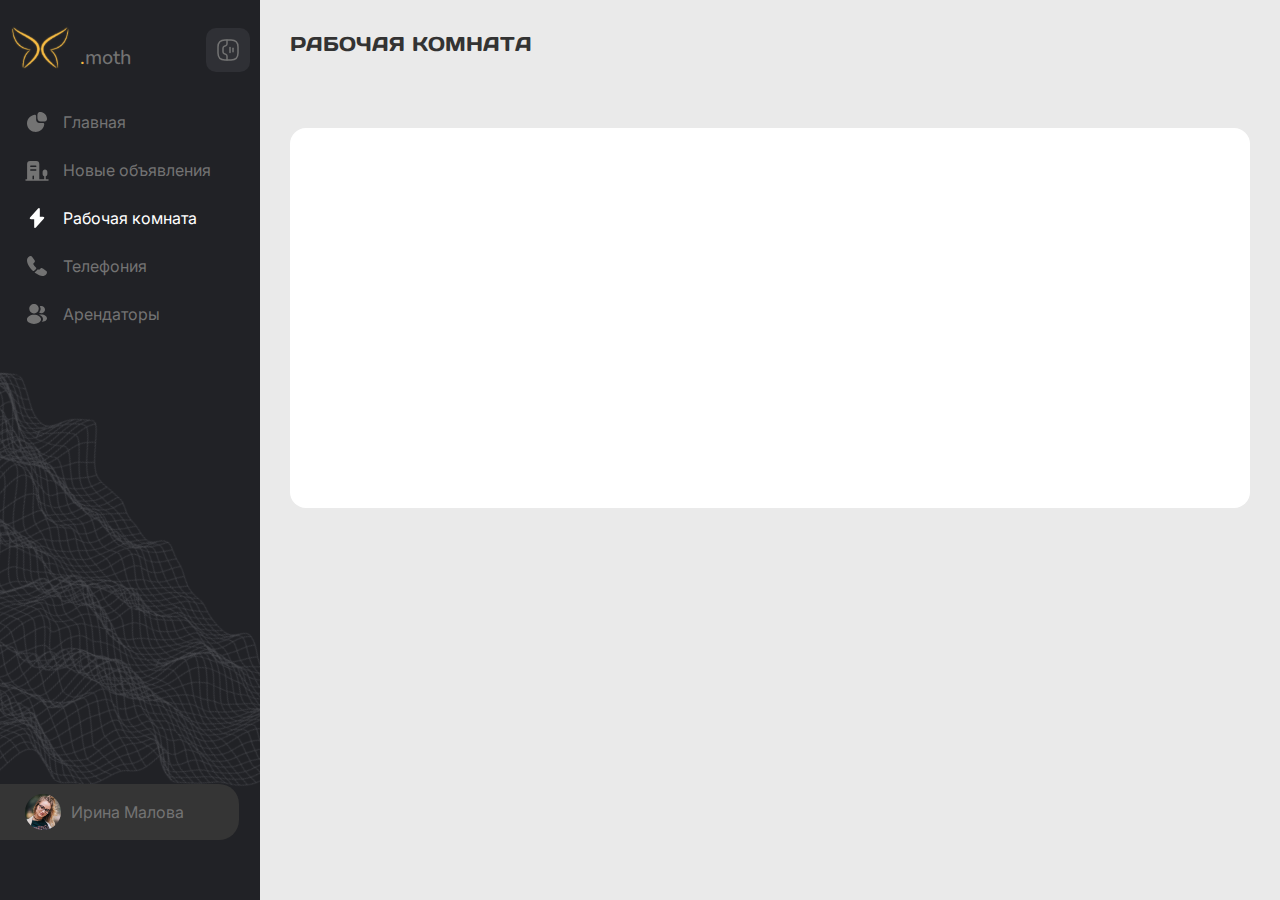
<file: room.html>
<!DOCTYPE html>
<html lang="en">
<head>
  <meta charset="UTF-8">
  <meta name="viewport" content="width=device-width, initial-scale=1.0">
  <link rel="stylesheet" href="css/style.css">
  <script defer src="js/script.js"></script>
  <title>Moth</title>
</head>
<body>
  <nav id="nav" class="nav">
    <div class="nav__decor"></div>
    <div class="nav__top">
      <div class="nav__logo">
        <img src="./img/logo.svg" alt="" class="nav__logo-img">
        <p class="nav__logo-text"><span class="nav__logo-span">.</span>moth</p>
      </div>
      <button id="nav-btn" class="nav__btn">
        <img src="./img/direct.svg" alt="" class="nav__btn-icon">
      </button>
    </div>
    <ul class="nav__list">
      <li class="nav__item">
        <a href="index.html" class="nav__link">
          <svg width="24" height="24" viewBox="0 0 24 24" fill="none" xmlns="http://www.w3.org/2000/svg">
            <path d="M21.6702 6.94978C21.0302 4.77978 19.2202 2.96978 17.0502 2.32978C15.4002 1.84978 14.2602 1.88978 13.4702 2.47978C12.5202 3.18978 12.4102 4.46978 12.4102 5.37978V7.86978C12.4102 10.3298 13.5302 11.5798 15.7302 11.5798H18.6002C19.5002 11.5798 20.7902 11.4698 21.5002 10.5198C22.1102 9.73978 22.1602 8.59978 21.6702 6.94978Z" fill="#737373"/>
            <path d="M18.9099 13.3598C18.6499 13.0598 18.2699 12.8898 17.8799 12.8898H14.2999C12.5399 12.8898 11.1099 11.4598 11.1099 9.69978V6.11978C11.1099 5.72978 10.9399 5.34978 10.6399 5.08978C10.3499 4.82978 9.9499 4.70978 9.5699 4.75978C7.2199 5.05978 5.0599 6.34978 3.6499 8.28978C2.2299 10.2398 1.7099 12.6198 2.1599 14.9998C2.8099 18.4398 5.5599 21.1898 9.0099 21.8398C9.5599 21.9498 10.1099 21.9998 10.6599 21.9998C12.4699 21.9998 14.2199 21.4398 15.7099 20.3498C17.6499 18.9398 18.9399 16.7798 19.2399 14.4298C19.2899 14.0398 19.1699 13.6498 18.9099 13.3598Z" fill="#737373"/>
          </svg>
          <span class="nav__link-span">Главная</span>
        </a>
      </li>
      <li class="nav__item">
        <a href="listings.html" class="nav__link">
          <svg width="24" height="24" viewBox="0 0 24 24" fill="none" xmlns="http://www.w3.org/2000/svg">
            <path d="M11.3201 3H5.0901C3.1001 3 2.1001 4.01 2.1001 6.02V22H7.5001V18.25C7.5001 17.84 7.8401 17.5 8.2501 17.5C8.6601 17.5 9.0001 17.83 9.0001 18.25V22H14.3001V6.02C14.3001 4.01 13.3101 3 11.3201 3ZM10.7501 12.75H5.8001C5.3901 12.75 5.0501 12.41 5.0501 12C5.0501 11.59 5.3901 11.25 5.8001 11.25H10.7501C11.1601 11.25 11.5001 11.59 11.5001 12C11.5001 12.41 11.1601 12.75 10.7501 12.75ZM10.7501 9H5.8001C5.3901 9 5.0501 8.66 5.0501 8.25C5.0501 7.84 5.3901 7.5 5.8001 7.5H10.7501C11.1601 7.5 11.5001 7.84 11.5001 8.25C11.5001 8.66 11.1601 9 10.7501 9Z" fill="#737373"/>
            <path d="M23 21.25H20.73V18.25C21.68 17.94 22.37 17.05 22.37 16V14C22.37 12.69 21.3 11.62 19.99 11.62C18.68 11.62 17.61 12.69 17.61 14V16C17.61 17.04 18.29 17.92 19.22 18.24V21.25H1C0.59 21.25 0.25 21.59 0.25 22C0.25 22.41 0.59 22.75 1 22.75H19.93C19.95 22.75 19.96 22.76 19.98 22.76C20 22.76 20.01 22.75 20.03 22.75H23C23.41 22.75 23.75 22.41 23.75 22C23.75 21.59 23.41 21.25 23 21.25Z" fill="#737373"/>
          </svg>
          <span class="nav__link-span">Новые объявления</span>
        </a>
      </li>
      <li class="nav__item">
        <a href="room.html" class="nav__link nav__link--active">
          <svg width="24" height="24" viewBox="0 0 24 24" fill="none" xmlns="http://www.w3.org/2000/svg">
            <path d="M17.91 10.7198H14.82V3.51978C14.82 1.83978 13.91 1.49978 12.8 2.75978L12 3.66978L5.23001 11.3698C4.30001 12.4198 4.69001 13.2798 6.09001 13.2798H9.18001V20.4798C9.18001 22.1598 10.09 22.4998 11.2 21.2398L12 20.3298L18.77 12.6298C19.7 11.5798 19.31 10.7198 17.91 10.7198Z" fill="#737373"/>
          </svg>
          <span class="nav__link-span">Рабочая комната</span>
        </a>
      </li>
      <li class="nav__item">
        <a href="#" class="nav__link">
          <svg width="24" height="24" viewBox="0 0 24 24" fill="none" xmlns="http://www.w3.org/2000/svg">
            <path d="M11.05 14.95L9.2 16.8C8.81 17.19 8.19 17.19 7.79 16.81C7.68 16.7 7.57 16.6 7.46 16.49C6.43 15.45 5.5 14.36 4.67 13.22C3.85 12.08 3.19 10.94 2.71 9.81C2.24 8.67 2 7.58 2 6.54C2 5.86 2.12 5.21 2.36 4.61C2.6 4 2.98 3.44 3.51 2.94C4.15 2.31 4.85 2 5.59 2C5.87 2 6.15 2.06 6.4 2.18C6.66 2.3 6.89 2.48 7.07 2.74L9.39 6.01C9.57 6.26 9.7 6.49 9.79 6.71C9.88 6.92 9.93 7.13 9.93 7.32C9.93 7.56 9.86 7.8 9.72 8.03C9.59 8.26 9.4 8.5 9.16 8.74L8.4 9.53C8.29 9.64 8.24 9.77 8.24 9.93C8.24 10.01 8.25 10.08 8.27 10.16C8.3 10.24 8.33 10.3 8.35 10.36C8.53 10.69 8.84 11.12 9.28 11.64C9.73 12.16 10.21 12.69 10.73 13.22C10.83 13.32 10.94 13.42 11.04 13.52C11.44 13.91 11.45 14.55 11.05 14.95Z" fill="#737373"/>
            <path d="M21.9701 18.33C21.9701 18.61 21.9201 18.9 21.8201 19.18C21.7901 19.26 21.7601 19.34 21.7201 19.42C21.5501 19.78 21.3301 20.12 21.0401 20.44C20.5501 20.98 20.0101 21.37 19.4001 21.62C19.3901 21.62 19.3801 21.63 19.3701 21.63C18.7801 21.87 18.1401 22 17.4501 22C16.4301 22 15.3401 21.76 14.1901 21.27C13.0401 20.78 11.8901 20.12 10.7501 19.29C10.3601 19 9.9701 18.71 9.6001 18.4L12.8701 15.13C13.1501 15.34 13.4001 15.5 13.6101 15.61C13.6601 15.63 13.7201 15.66 13.7901 15.69C13.8701 15.72 13.9501 15.73 14.0401 15.73C14.2101 15.73 14.3401 15.67 14.4501 15.56L15.2101 14.81C15.4601 14.56 15.7001 14.37 15.9301 14.25C16.1601 14.11 16.3901 14.04 16.6401 14.04C16.8301 14.04 17.0301 14.08 17.2501 14.17C17.4701 14.26 17.7001 14.39 17.9501 14.56L21.2601 16.91C21.5201 17.09 21.7001 17.3 21.8101 17.55C21.9101 17.8 21.9701 18.05 21.9701 18.33Z" fill="#737373"/>
          </svg>
          <span class="nav__link-span">Телефония</span>
        </a>
      </li>
      <li class="nav__item">
        <a href="#" class="nav__link">
          <svg width="24" height="24" viewBox="0 0 24 24" fill="none" xmlns="http://www.w3.org/2000/svg">
            <path d="M9 2C6.38 2 4.25 4.13 4.25 6.75C4.25 9.32 6.26 11.4 8.88 11.49C8.96 11.48 9.04 11.48 9.1 11.49C9.12 11.49 9.13 11.49 9.15 11.49C9.16 11.49 9.16 11.49 9.17 11.49C11.73 11.4 13.74 9.32 13.75 6.75C13.75 4.13 11.62 2 9 2Z" fill="#737373"/>
            <path d="M14.08 14.15C11.29 12.29 6.73996 12.29 3.92996 14.15C2.65996 15 1.95996 16.15 1.95996 17.38C1.95996 18.61 2.65996 19.75 3.91996 20.59C5.31996 21.53 7.15996 22 8.99996 22C10.84 22 12.68 21.53 14.08 20.59C15.34 19.74 16.04 18.6 16.04 17.36C16.03 16.13 15.34 14.99 14.08 14.15Z" fill="#737373"/>
            <path d="M19.9899 7.33998C20.1499 9.27998 18.7699 10.98 16.8599 11.21C16.8499 11.21 16.8499 11.21 16.8399 11.21H16.8099C16.7499 11.21 16.6899 11.21 16.6399 11.23C15.6699 11.28 14.7799 10.97 14.1099 10.4C15.1399 9.47998 15.7299 8.09998 15.6099 6.59998C15.5399 5.78998 15.2599 5.04998 14.8399 4.41998C15.2199 4.22998 15.6599 4.10998 16.1099 4.06998C18.0699 3.89998 19.8199 5.35998 19.9899 7.33998Z" fill="#737373"/>
            <path d="M21.9902 16.59C21.9102 17.56 21.2902 18.4 20.2502 18.97C19.2502 19.52 17.9902 19.78 16.7402 19.75C17.4602 19.1 17.8802 18.29 17.9602 17.43C18.0602 16.19 17.4702 15 16.2902 14.05C15.6202 13.52 14.8402 13.1 13.9902 12.79C16.2002 12.15 18.9802 12.58 20.6902 13.96C21.6102 14.7 22.0802 15.63 21.9902 16.59Z" fill="#737373"/>
          </svg>
          <span class="nav__link-span">Арендаторы</span>
        </a>
      </li>
    </ul>

    <a href="#" class="nav__user">
      <div class="nav__user-img">
        <img src="./img/user.png" alt="">
      </div>
      <p class="nav__user-name">Ирина Малова</p>
    </a>

  </nav>

  <div class="wrapper" id="wrapper">
    <main class="main">
      <section class="room">
        <div class="container">
          <h1 class="title room__title">Рабочая комната</h1>
          <div class="room__box"></div>
        </div>
      </section>
    </main>
  </div>
</body>
</html>
</file>
<file: css/style.css>
@import url('https://fonts.googleapis.com/css2?family=Days+One&family=Inter:ital,opsz,wght@0,14..32,100..900;1,14..32,100..900&family=Nunito:ital,wght@0,200..1000;1,200..1000&display=swap');

@font-face {
  font-family: 'Days One';
  src: url('../fonts/DaysOne-Regular.ttf') format('truetype');
  font-weight: normal;
  font-style: normal;
}

:root {
  --primary: #EAEAEA;
  --secondary: #FABE43;
  --dark-primary: #212226;
  --dark-secondary: #2F3035;
  --dark-tertiary: #353535;
  --gray: #737373;
}


*,
*::after,
*::before {
  margin: 0;
  padding: 0;
  box-sizing: border-box;
}

body {
  font-family: 'Nunito', sans-serif;
  font-size: 14px;
  font-weight: 500;
  font-style: normal;
  line-height: normal;
  color: var(--dark-primary);
  background: var(--primary);  
}

.container {
  max-width: 100%;
  margin: 0 auto;
  padding: 0 30px;
}


img {
  display: block;
  max-width: 100%;
}

a {
  text-decoration: none;
  color: inherit;
}

button {
  background: none;
  border: none;
  outline: none;
  cursor: pointer;
  font-family: inherit;
  color: inherit;
}

input, textarea {
  border: none;
  outline: none;
  font-family: inherit;
}

li {
  list-style-type: none;
}

.wrapper {
  margin-left: 260px;
}

.wrapper--active {
  margin-left: 60px;
}

.nav {
  position: fixed;
  left: 0;
  bottom: 0;
  top: 0;
  z-index: 5;
  height: 100vh;
  background-color: var(--dark-primary);
  width: 260px;
  padding: 10px 0;

}

.nav__decor {
  position: absolute;
  left: 0;
  bottom: 5%;
  width: 100%;
  height: 60%;
  background: url('../img/nav-decor.svg');
}

.nav__top {
  display: flex;
  justify-content: space-between;
  align-items: center;

  margin-bottom: 20px;
  padding-right: 10px;
}

.nav__logo {
  display: flex;
  align-items: center;
}

.nav__logo-text {
  color: var(--gray);
  font-size: 20px;
  margin-bottom: -15px;
}

.nav__logo-span {
  color: var(--secondary);
}

.nav__btn {
  border-radius: 10px;
  background: var(--dark-secondary);
  width: 44px;
  height: 44px;
  
  display: flex;
  justify-content: center;
  align-items: center;
}

.nav__btn--active img {
  rotate: -180deg;
}

.nav--hidden {
  width: 60px;
  padding-right: 5px;
  padding-left: 5px;
}

.nav--hidden .nav__link {
  padding: 0;
  justify-content: center;
}

.nav--hidden .nav__top {
  padding-right: 0;
  justify-content: center;
}

.nav--hidden .nav__user {
  background: none;
  width: 100%;
  border-radius: 0px;
  padding: 0;
  justify-content: center;
}

.nav--hidden .nav__user-name {
  display: none;
}

.hidden {
  display: none;
}

.nav__item + .nav__item {
  margin-top: 24px;
}

.nav__link {
  color: var(--gray);
  font-family: 'Inter', sans-serif;
  font-size: 16px;
  font-weight: 400;

  width: 100%;
  display: block;
  display: flex;
  align-items: center;
  gap: 14px;
  padding-left: 25px;
  padding-right: 10px;
}

.nav__link--active {
  color: #fff;
}

.nav__link--active > svg path {
  fill: #fff;
}

.nav__link:hover {
  color: #fff;
}

.nav__link:hover > svg path {
  fill: #fff;
}

.nav__user {
  position: absolute;
  width: 92%;
  left: 0;
  bottom: 60px;

  display: flex;
  align-items: center;
  gap: 10px;

  padding: 10px;
  padding-left: 25px;

  border-radius: 0 20px 20px 0;
  background: var(--dark-tertiary);
}

.nav__user-img {
  width: 36px;
  height: 36px;
  border-radius: 50%;
  overflow: hidden;
}

.nav__user-img img {
  width: 100%;
  height: 100%;
  object-fit: cover;

}

.nav__user-name {
  color: var(--gray);
  font-family: 'Inter', sans-serif;
  font-size: 16px;
  font-weight: 400;
}

.dashboard {
  padding-top: 30px;
  padding-bottom: 40px;
}

.dashboard__main {
  display: grid;
  grid-template-columns: 1fr 409px;
  gap: 30px;
}


.dashboard__banner {
  position: relative;
  border-radius: 20px;
  background: var(--dark-secondary);
  padding: 30px;

  display: flex;
  align-items: center;
  gap: 40px;
  margin-bottom: 40px;
}

.dashboard__banner-img {
  width: 40px;
  height: 40px;
}

.dashboard__banner-text {
  color: #FFF;
  font-size: 18px;
  font-style: italic;
  font-weight: 700;
  line-height: 28px;
}

.dashboard__banner-btn {
  position: absolute;
  bottom: 10px;
  right: 10px;
  width: 30px;
  height: 30px;
  border-radius: 12px;
  background: var(--dark-primary);
  padding: 5px;
}

.dashboard__banner-icon {
  width: 100%;
  height: 100%;
}



.dashboard__top {
  display: flex;
  align-items: center;
  justify-content: space-between;

  margin-bottom: 14px;
}

.title {
  color: #333;
  font-family: "Days One";
  font-size: 20px;
  font-weight: 400;
  line-height: 28px;
  text-transform: uppercase;
}

.dashboard__date {
  display: flex;
  align-items: center;
  gap: 20px;
}

.dashboard__date-btn {
  position: relative;
  color: #AAA;
  font-size: 16px;
  font-weight: 600;
  line-height: 28px; 
}

.dashboard__date-btn--active {
  color: #333;
}

.dashboard__date-btn--active .dashboard__date-decor {
  display: block;
}

.dashboard__date-decor {
  display: none;
  position: absolute;
  bottom: 0;
  left: 50%;
  transform: translateX(-50%);
  width: calc(100% + 12px);
  height: 2px;
  border-radius: 20px;
  background: #333;
}

.dashboard__date-selects {
  display: flex;
  align-items: center;
  gap: 12px;
}

.dashboard__date-select {
  display: flex;
  align-items: center;
  gap: 4px;

  color: #AAA;
  font-size: 14px;
  font-weight: 400;
  line-height: 28px;
}

.dashboard__date-select-icon {
  width: 9px;
}

.dashboard__date-icon {
  width: 20px;
  margin-top: -4px;
}

.dashboard__cards {
  display: grid;
  grid-template-columns: 1fr 1fr;
  gap: 20px;
}

.dashboard__card {
  padding: 10px 15px;
  border-radius: 20px;
  background: #FFF;

  min-height: 110px;
}

.dashboard__card--modified {
  position: relative;
}

.dashboard__card-decor {
  position: absolute;
  right: 0;
  bottom: 0;
  z-index: 0;
}

.dashboard__card-top {
  display: flex;
  align-items: center;
  gap: 15px;
}

.dashboard__card-icon {
  width: 20px;
  height: 20px;
}

.dashboard__card-title {
  color: var(--dark-primary);
  font-size: 14px;
  font-weight: 700;
  line-height: 28px; 
}

.dashboard__card-items {
  margin-top: 10px;
  display: flex;
  align-items: center;
  justify-content: space-between;

  padding-left: 15px;
  padding-right: 90px;
}

.dashboard__card-item {
}

.dashboard__card-item-text {
  color: #AAA;
  font-size: 14px;
  font-weight: 500;
  line-height: 28px;
}

.dashboard__card-item-value {
  color: var(--dark-primary);
  font-size: 12px;
  font-weight: 500;
  line-height: 28px; 
}

/* LISTINGS  */

.list {
}

.list__title {
  margin-bottom: 20px;
}

.list__panel {
  padding: 10px;
  border-radius: 16px;
  background: #FFF;

  display: flex;
  align-items: center;
  justify-content: space-between;
  margin-bottom: 30px;
}

.list__actions {
  display: flex;
  align-items: center;
  gap: 30px;
}

.list__action {
  display: flex;
  align-items: center;
  gap: 10px;
}

.list__action-icon {
  border-radius: 10px;
  background: #EEE;
  padding: 8px;
}

.list__action-icon img {
  width: 100%;
  height: 100%;
}


.list__types {
  display: flex;
  align-items: center;
  gap: 10px;
}

.list__type {
  display: flex;
  align-items: center;
  gap: 10px;
  padding: 4px;
  padding-left: 10px;

  border-radius: 10px;
  background: #EEE;
}

.checkgroup {
  display: block;
  position: relative;
  cursor: pointer;
  -webkit-user-select: none;
  -moz-user-select: none;
  -ms-user-select: none;
  user-select: none;
}

.checkbox {
  position: absolute;
  opacity: 0;
  cursor: pointer;
  height: 0;
  width: 0;
}

.list__type-checkmark {
  display: block;
  height: 20px;
  width: 20px;
  background: url('data:image/svg+xml,<svg width="20" height="20" viewBox="0 0 20 20" fill="none" xmlns="http://www.w3.org/2000/svg"><g id="vuesax/bold/tick-square"><g id="tick-square"><path id="Vector" d="M13.4915 1.66663H6.50817C3.47484 1.66663 1.6665 3.47496 1.6665 6.50829V13.4833C1.6665 16.525 3.47484 18.3333 6.50817 18.3333H13.4832C16.5165 18.3333 18.3248 16.525 18.3248 13.4916V6.50829C18.3332 3.47496 16.5248 1.66663 13.4915 1.66663ZM13.9832 8.08329L9.25817 12.8083C9.1415 12.925 8.98317 12.9916 8.8165 12.9916C8.64984 12.9916 8.4915 12.925 8.37484 12.8083L6.0165 10.45C5.77484 10.2083 5.77484 9.80829 6.0165 9.56663C6.25817 9.32496 6.65817 9.32496 6.89984 9.56663L8.8165 11.4833L13.0998 7.19996C13.3415 6.95829 13.7415 6.95829 13.9832 7.19996C14.2248 7.44163 14.2248 7.83329 13.9832 8.08329Z" fill="%23D9D9D9"/></g></g></svg>');
}

.checkbox:checked ~ .list__type-checkmark {
  background: url('data:image/svg+xml,<svg width="20" height="20" viewBox="0 0 20 20" fill="none" xmlns="http://www.w3.org/2000/svg"><g id="vuesax/bold/tick-square"><g id="tick-square"><path id="Vector" d="M13.4915 1.66663H6.50817C3.47484 1.66663 1.6665 3.47496 1.6665 6.50829V13.4833C1.6665 16.525 3.47484 18.3333 6.50817 18.3333H13.4832C16.5165 18.3333 18.3248 16.525 18.3248 13.4916V6.50829C18.3332 3.47496 16.5248 1.66663 13.4915 1.66663ZM13.9832 8.08329L9.25817 12.8083C9.1415 12.925 8.98317 12.9916 8.8165 12.9916C8.64984 12.9916 8.4915 12.925 8.37484 12.8083L6.0165 10.45C5.77484 10.2083 5.77484 9.80829 6.0165 9.56663C6.25817 9.32496 6.65817 9.32496 6.89984 9.56663L8.8165 11.4833L13.0998 7.19996C13.3415 6.95829 13.7415 6.95829 13.9832 7.19996C14.2248 7.44163 14.2248 7.83329 13.9832 8.08329Z" fill="%23212226"/></g></g></svg>');
}

.list__status {
  padding: 8px 10px;
  border-radius: 10px;
  background: #EEE;
  display: flex;
  align-items: center;
  gap: 16px;
}

.list__status-checkmark {
  display: block;
  height: 24px;
  width: 24px;
  background: url('data:image/svg+xml,<svg width="24" height="24" viewBox="0 0 24 24" fill="none" xmlns="http://www.w3.org/2000/svg"><g id="vuesax/bold/tick-square"><g id="tick-square"><path id="Vector" d="M16.19 2H7.81C4.17 2 2 4.17 2 7.81V16.18C2 19.83 4.17 22 7.81 22H16.18C19.82 22 21.99 19.83 21.99 16.19V7.81C22 4.17 19.83 2 16.19 2ZM16.78 9.7L11.11 15.37C10.97 15.51 10.78 15.59 10.58 15.59C10.38 15.59 10.19 15.51 10.05 15.37L7.22 12.54C6.93 12.25 6.93 11.77 7.22 11.48C7.51 11.19 7.99 11.19 8.28 11.48L10.58 13.78L15.72 8.64C16.01 8.35 16.49 8.35 16.78 8.64C17.07 8.93 17.07 9.4 16.78 9.7Z" fill="%23A8E393"/></g></g></svg>');
  opacity: 0.5;
}

.list__status-checkmark--pending {
  background: url('data:image/svg+xml,<svg width="24" height="24" viewBox="0 0 24 24" fill="none" xmlns="http://www.w3.org/2000/svg"><g id="vuesax/bold/more-square"><g id="more-square"><path id="Vector" d="M16.19 2H7.81C4.17 2 2 4.17 2 7.81V16.18C2 19.83 4.17 22 7.81 22H16.18C19.82 22 21.99 19.83 21.99 16.19V7.81C22 4.17 19.83 2 16.19 2ZM8 13C7.44 13 7 12.55 7 12C7 11.45 7.45 11 8 11C8.55 11 9 11.45 9 12C9 12.55 8.56 13 8 13ZM12 13C11.44 13 11 12.55 11 12C11 11.45 11.45 11 12 11C12.55 11 13 11.45 13 12C13 12.55 12.56 13 12 13ZM16 13C15.44 13 15 12.55 15 12C15 11.45 15.45 11 16 11C16.55 11 17 11.45 17 12C17 12.55 16.56 13 16 13Z" fill="%23E5E181"/></g></g></svg>');
}

.list__status-checkmark--fail {
  background: url('data:image/svg+xml,<svg width="24" height="24" viewBox="0 0 24 24" fill="none" xmlns="http://www.w3.org/2000/svg"><g id="vuesax/bold/close-square"><g id="close-square"><path id="Vector" d="M16.19 2H7.81C4.17 2 2 4.17 2 7.81V16.18C2 19.83 4.17 22 7.81 22H16.18C19.82 22 21.99 19.83 21.99 16.19V7.81C22 4.17 19.83 2 16.19 2ZM15.36 14.3C15.65 14.59 15.65 15.07 15.36 15.36C15.21 15.51 15.02 15.58 14.83 15.58C14.64 15.58 14.45 15.51 14.3 15.36L12 13.06L9.7 15.36C9.55 15.51 9.36 15.58 9.17 15.58C8.98 15.58 8.79 15.51 8.64 15.36C8.35 15.07 8.35 14.59 8.64 14.3L10.94 12L8.64 9.7C8.35 9.41 8.35 8.93 8.64 8.64C8.93 8.35 9.41 8.35 9.7 8.64L12 10.94L14.3 8.64C14.59 8.35 15.07 8.35 15.36 8.64C15.65 8.93 15.65 9.41 15.36 9.7L13.06 12L15.36 14.3Z" fill="%23EEA4A4"/></g></g></svg>');
}

.checkbox:checked ~ .list__status-checkmark {
  opacity: 1;
}

.list__box {
  border-radius: 10px;
  background: #EEE;
  width: 100%;
  max-width: 242px;
  padding: 9px;
  padding-left: 20px;

  display: flex;
  align-items: center;
  justify-content: space-between;
}

.list__box-text {
  color: var(--gray);
  font-size: 16px;
  font-weight: 600;
}

.list__filter {
  display: flex;
  align-items: center;
  gap: 180px;

  margin-bottom: 20px;
}

.list__filter-action {
  display: flex;
  align-items: center;
  gap: 40px;
}

.list__filter-btn {
  display: flex;
  align-items: center;
  gap: 10px;

  color: #AAA;
  font-size: 16px;
  font-weight: 600;
}

.list__filter-icon {

}

.list__filter-chevron {

}

.list__filter-dates {
  display: flex;
  align-items: center;
  gap: 30px;
}

.list__filter-date {
  color: #C8C8C8;
  font-size: 14px;
  font-weight: 600;
}

.list__filter-date--active {
  color: var(--dark-primary);
}

.table {
  width: 100%;
  border-radius: 16px;
  overflow: hidden;
  background: #FFF;
  
  border-collapse: collapse;
}



table td, table th {
  border: 1px solid #eee;
}

table tr:first-child th {
  border-top: 0;
}

table tr:last-child td {
  border-bottom: 0;
}

table tr td:first-child,
table tr th:first-child {
  border-left: 0;
}

table tr td:last-child,
table tr th:last-child {
  border-right: 0;
}

.table td {
  padding: 7px 0;
}

.table__icon {
  padding: 13px 12px;
  width: 72px;
}

.table__single {
  text-align: center;
}

.table__single img {
  display: inline;
  vertical-align: middle;
}

.table__phone {
  text-align: center;
  width: 189px;
}

.table__phone img {
  display: inline;
  vertical-align: middle;
  padding-left: 12px;
}

.table__head {
  text-align: left;
  padding: 0 16px;
  padding-top: 10px;

  color: var(--gray);
  font-size: 16px;
  font-style: normal;
  font-weight: 700;
  line-height: normal;
}

.table__icon img {
  display: inline;
  vertical-align: middle;
}

.table__status {
  text-align: center;
  width: 123px;
}

.table__status img {
  display: inline;
}

.table .table__text {
  padding: 0 16px;
}

.table tbody tr:hover {
  background-color: #eee;
}


.toggle-label {
  width: 44px;
  height: 22px;
  background: #D9D9D9;
  border-radius: 10px;
  cursor: pointer;
  padding: 2px;
}

#toggle {
  display: none;
  appearance: none;
  width: 0;
  height: 0;
}

.toggle-switch {
  width: 18px;
  height: 18px;
  background-color: var(--gray);
  border-radius: 50%;
  transition: all 0.5s;
  background: gray;
}

input:checked ~ .toggle-switch {
  transform: translateX(calc(44px - 22px));
}

.dashboard__card-deals {
  display: flex;
  align-items: center;
  gap: 20px;
}

.dashboard__card-deals-list {
}

.dashboard__card-deals-item {
  display: flex;
  align-items: center;
  gap: 10px;

  color: #5E5E66;
  font-size: 12px;
  font-style: normal;
  font-weight: 500;
  line-height: 28px;
}


.dashboard__card-deals-decor {
  width: 10px;
  height: 10px;
  border-radius: 50%;
}

.dashboard__card-deals-decor--success {
  background: var(--secondary);
}

.dashboard__card-deals-decor--fail {
  background: #FA4343;
}

.dashboard__card-deals-chart {
  position: relative;
  width: 100px;
  height: 33px;
}

.dashboard__card-btn {
  width: 40px;
  height: 40px;
  border-radius: 12px;
  background: #EEE;
  padding: 8px;
}

.dashboard__card-main {
  margin-top: 10px;
  display: flex;
  justify-content: space-between;
  align-items: end;
}

.dashboard__card-btn img {
  width: 100%;
  height: 100%;
}



.dashboard__card-deals-chart::before {
  content: '';
  position: absolute;
  height: 100%;
  border-radius: 10px;
  background: #EEE;
  width: 1px;
  left: 0;
  top: 0;
}

.dashboard__card-deals-chart::after {
  content: '';
  position: absolute;
  width: 100%;
  height: 1px;
  left: 0;
  bottom: 0;
  background: #eee;
  border-radius: 10px;
}

.dashboard__card-deals-line {
  position: absolute;
  left: 6px;
  height: 10px;
  border-radius: 2px 10px 10px 2px;
}

.dashboard__card-deals-line--success {
  background: var(--secondary);
  width: 43%;
  top: 0;
}

.dashboard__card-deals-line--fail {
  background: #FA4343;
  width: 28%;
  top: 15px;
}

.calendar {
  width: 100%;
  min-height: 422px;
  border-radius: 20px;
  background: var(--dark-secondary);
  padding-top: 25px;
  padding-bottom: 20px;
  padding-right: 22px;
  padding-left: 22px;
}

.calendar__months {
  display: flex;
  justify-content: space-between;

  margin-bottom: 20px;
  padding-right: 12px;
}

.calendar__month {
  color: #FFF;
  font-size: 22px;
  font-weight: 700;
  line-height: 28px;
}

.calendar__months-btn img {
  width: 24px;
  height: 24px;
}


.calendar__month--xs {
  color: #5B5B5B;
  font-size: 12px;
}

.calendar__month--sm {
  color: #5B5B5B;
  font-size: 14px;
}

.calendar__month--base {
  color: #5B5B5B;
  font-size: 16px;
}

.calendar__month--lg {
  color: #737373;
  font-size: 18px;
}


.calendar__weekdays {
  display: grid;
  grid-template-columns: repeat(7, 40px);
  gap: 14px;
  margin-bottom: 6px;
}

.calendar__weekday {
  display: flex;
  justify-content: center;
  align-items: center;
  text-align: center;

  color: #FFF;
  font-size: 16px;
  font-weight: 400;
  line-height: 28px; 
}

.calendar__days {
  display: grid;
  gap: 10px 14px;
  grid-template-columns: repeat(7, 40px);
}

.calendar__day {
  display: flex;
  justify-content: center;
  align-items: center;
  text-align: center;
  height: 50px;
  padding: 11px 9px;
  border-radius: 10px;

  color: #FFF;
  font-size: 18px;
  font-style: normal;
  font-weight: 400;
  line-height: 28px;
  background: var(--dark-primary);
}

.calendar__day--active {
  background: var(--secondary);
  color: var(--dark-primary);
}


.info {
  padding-bottom: 40px;
}

.info__container {
  padding-right: 0;
}

.info__title {
  margin-bottom: 14px;
}

.info__card {
  padding: 15px;
  padding-top: 10px;
  border-radius: 20px;
  background: #FFF;
  height: 100%;
}

.info__card--dark {
  background: var(--dark-secondary);
}

.info__card--dark .info__card-title {
  color: #fff;
}

.info__card--dark .info__card-img-box {
  background: transparent;
}

.info__card-top {
  margin-bottom: 20px;
  display: flex;
  align-items: center;
  justify-content: space-between;
}

.info__card-title {
  color: var(--dark-primary);
  font-size: 14px;
  font-weight: 700;
  line-height: 28px;
}

.info__card-status {
  display: flex;
  align-items: center;
  gap: 10px;
}

.info__card-status-text {
  color: #AAA;
  font-size: 12px;
  font-weight: 500;
  line-height: 28px;
}

.info__card-status-icon {
  width: 20px;
  height: 20px;
}

.info__card-main {
  display: flex;
  gap: 10px;
}

.info__card-text {
  max-width: 135px;
  color: #AAA;
  font-size: 12px;
  font-style: italic;
  font-weight: 600;
  line-height: 18px;

  /* white-space: nowrap;
  overflow: hidden;
  text-overflow: ellipsis; */
  display: -webkit-box;
  -webkit-line-clamp: 7;
  -webkit-box-orient: vertical;  
  overflow: hidden;
}

.info__card-img-box {
  position: relative;
  width: 100%;
  height: 120px;
  border-radius: 20px;
  background: #FABE43;
}

.info__card-img {
  position: absolute;
  top: 50%;
  left: 50%;
  transform: translate(-50%,-50%);
  max-width: 100%;
  max-height: 130%;
}


.info__slider-slide {
  width: 360px;
  height: 200px;
  overflow: hidden;
}



.news {
  padding-bottom: 30px;
}

.news__container {
  padding-right: 0;
}

.news__title {
  margin-bottom: 14px;
}


.news__slider-slide {
  width: 360px;
  height: 136px;
}

.news__card {
  height: 100%;
  padding: 15px;
  padding-top: 10px;
  border-radius: 20px;
  background: #FFF;
}

.popup {
  position: fixed;
  z-index: 10;
  top: 0;
  left: 0;
  height: 100%;
  width: 100%;
  overflow: auto;
  background: rgba(33, 34, 38, 0.20);
  display: flex;
  justify-content: center;
  align-items: center;
  display: none;
}

.popup__content {
  border-radius: 10px;
  background: rgba(33, 34, 38, 0.80);
  backdrop-filter: blur(5px);
  min-height: 475px;
  max-height: 100%;
  width: 100%;
  max-width: 1200px;
  overflow-y: auto;
  
  padding: 30px;
  padding-top: 13px;
}

.popup__top {
  display: flex;
  align-items: center;
  justify-content: space-between;
  margin-bottom: 12px;
}

.popup__top-title {
  color: #FFF;
  font-size: 18px;
  font-weight: 700;
}

.popup__top-actions {
  display: flex;
  align-items: center;
  gap: 20px;
}

.popup__bookmark {
  min-width: 150px;
  padding: 5px 10px;
  border-radius: 10px;
  background: rgba(255, 255, 255, 0.70);

  display: flex;
  align-items: center;
  gap: 10px;

  color: #414245;
  font-size: 14px;
  font-weight: 600;
}

.popup__bookmark-icon {
  width: 24px;
  height: 24px;
  background-image: url('../img/heart.svg');
  background-size: cover;
  background-position: center;
}

.popup__bookmark--active .popup__bookmark-icon {
  background-image: url('../img/heart-dark.svg');
}

.popup__close {
  width: 40px;
  height: 40px;
}

.popup__close-icon {
  width: 100%;
  height: 100%;
}

.popup__main {
  display: grid;
  grid-template-columns: 1fr 1fr;
  gap: 20px;

  margin-bottom: 30px;
}

.popup__object {
  background: #fff;
  border-radius: 10px;
  padding: 15px 20px;
  padding-bottom: 8px;
}

.popup__owner {
  background: #fff;
  border-radius: 10px;
  padding: 15px 20px;
  padding-bottom: 20px;
}

.popup__subtitle {
  color: var(--dark-primary);
  font-size: 18px;
  font-weight: 700;

  margin-bottom: 15px;
  text-align: center;
}

.popup__list-item {
  position: relative;
  display: flex;
  align-items: center;
  gap: 20px;

  min-height: 48px;
  padding: 7px 0;
}

.popup__list-item::before {
  content: '';
  position: absolute;
  left: 0;
  top: 0;
  right: 0;
  width: 100%;
  height: 1px;
  border-radius: 10px;
  background: #D9D9D9;
}

.popup__list-term {
  flex-basis: 80px;
  color: var(--gray);
  font-size: 16px;
  font-weight: 700;
}

.popup__list-details {
  display: flex;
  align-items: center;
  gap: 10px;

  color: var(--dark-primary);
  font-size: 14px;
  font-weight: 700;
}

.popup__list-icon {
  border-radius: 10px;
  background: #212226;
  width: 34px;
  height: 34px;
  padding: 7px;
  display: block;
}

.popup__list-icon img {
  width: 100%;
  height: 100%;
}

.popup__list-link {
  font-size: 14px;
  font-weight: 500;
}

.popup__list-link--bold {
  font-weight: 700;
}

.popup__input {
  display: block;
  width: 100%;
  border-radius: 6px;
  border: 1px solid #C8C8C8;
  min-height: 40px;
  padding: 0 10px;
  
  color: var(--gray);
  font-size: 14px;
  font-weight: 600;
  margin-bottom: 10px;
}

.popup__textarea {
  display: block;
  border-radius: 6px;
  border: 1px solid #C8C8C8;
  width: 100%;
  min-height: 75px;
  padding: 11px 10px;
  resize: none;
  
  color: var(--gray);
  font-size: 14px;
  font-weight: 600;
}

.popup__action {
  background: #fff;
  border-radius: 10px;
  padding: 12px;

  display: flex;
  align-items: center;
  justify-content: center;
  gap: 20px;
}

.popup__action-btn {
  width: 36px;
  height: 36px;
}

.popup__action-btn img {
  width: 100%;
  height: 100%;
}

.popup__action-text {
  color: var(--dark-primary);
  font-size: 16px;
  font-weight: 600;
}

.popup__title {
  color: #FFF;
  font-size: 18px;
  font-weight: 700;
  margin-bottom: 20px;
}

.popup__gallery {
  padding: 30px;
  padding-top: 20px;
  background: #fff;
  border-radius: 10px;
  display: none;
}

.popup__gallery--active {
  display: block;
}

.popup__gallery + .popup__info {
  margin-top: 20px;
}

.popup__descr-wrapper + .popup__gallery {
  margin-top: 20px;
}

.popup__gallery-title {
  color: var(--dark-primary);
  font-size: 18px;
  font-style: normal;
  font-weight: 700;
  line-height: normal;
  margin-bottom: 20px;
}

.popup__gallery-items {
  display: grid;
  grid-template-columns: 1fr 1fr 1fr 1fr;
  gap: 10px;
}

.popup__gallery-item {
  border-radius: 10px;
  overflow: hidden;
  height: 210px;
}

.popup__gallery-img {
  object-fit: cover;
  width: 100%;
  height: 100%;
}

.popup__info {
  display: grid;
  grid-template-columns: 1fr 1fr;
  gap: 20px;
  display: none;
}

.popup__info--active {
  display: grid;
}

.popup__about {
  border-radius: 10px;
  background-color: #fff;
  padding: 30px;
  padding-top: 20px;
}

.popup__about-title {
  color: var(--dark-primary);
  font-size: 18px;
  font-weight: 700;
}

.popup__rules {
  border-radius: 10px;
  background-color: #fff;
  padding: 30px;
  padding-top: 20px;
}

.popup__descr-wrapper {
  display: none;
}

.popup__descr-wrapper--active {
  display: block;
}

.popup__descr {
  border-radius: 10px;
  background-color: #fff;
  padding: 30px;
  padding-top: 20px;

  color: var(--dark-primary);
  font-size: 14px;
  font-weight: 700;
}



.popup__rules-title {
  color: var(--dark-primary);
  font-size: 18px;
  font-weight: 700;
  margin-bottom: 7px;
}

.popup__rules .popup__list-item:first-child::before {
  display: none;
}

.popup__rules .popup__list-term {
  flex-basis: 181px;
}

.popup__action-btn--active {
  transform: rotate(-180deg);
}

.room {
  padding-top: 30px;
}

.room__title {
  margin-bottom: 70px;
}

.room__box {
  border-radius: 16px;
  background: #FFF;
  padding: 30px;
  padding-top: 20px;
  min-height: 380px;
}
</file>
